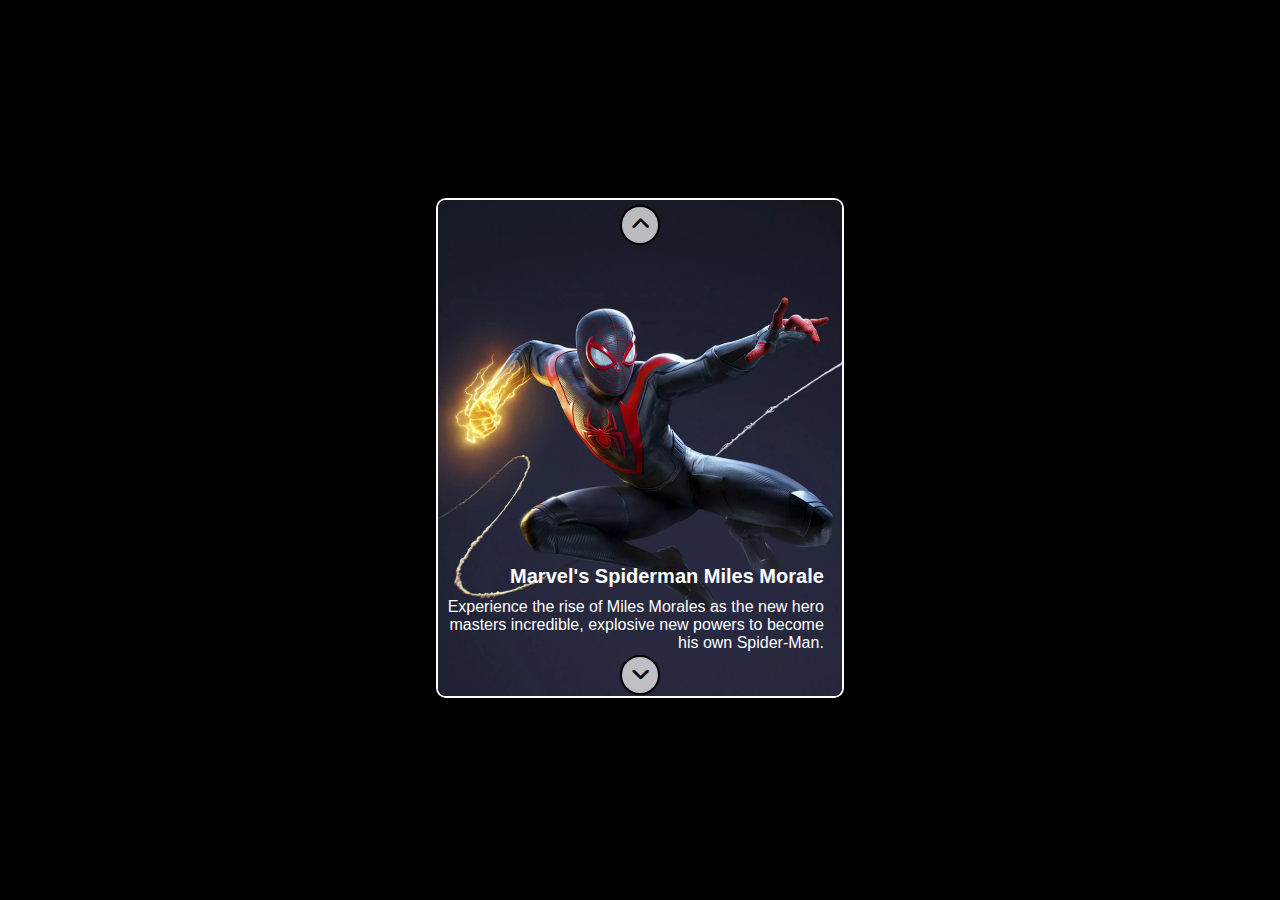
<file: index.html>
<!DOCTYPE html>
<html lang="it">
<head>
    <meta charset="UTF-8">
    <meta http-equiv="X-UA-Compatible" content="IE=edge">
    <meta name="viewport" content="width=device-width, initial-scale=1.0">

    <!-- Font-Awesome Icons -->
    <link rel="stylesheet" href="https://cdnjs.cloudflare.com/ajax/libs/font-awesome/6.2.0/css/all.min.css">

    <!-- Link style.css -->
    <link rel="stylesheet" href="css/style.css">
    <title>Carousel</title>
</head>
<body>
    
    <!-- Container generale -->
    <div class="container">

        <!-- Container slide -->
        <div class="item">
            <!-- Bottone freccia su -->
            <button class="circle up">
                <i class="fa-sharp fa-solid fa-angle-up"></i>
            </button>
            <div id="card">
                <div class="text-img">
                    <div id="title">
                        AAAAAAAAA
                    </div>
    
                    <div id="text">
                        aaassssssss
                    </div>
                </div>         
            </div>
            <!-- Bottone freccia giù -->
            <button class="circle down">
                <i class="fa-sharp fa-solid fa-angle-down"></i>
            </button>
        </div>
    </div>

    <!-- main.js Script -->
    <script src="js/main.js"></script>

</body>
</html>
</file>
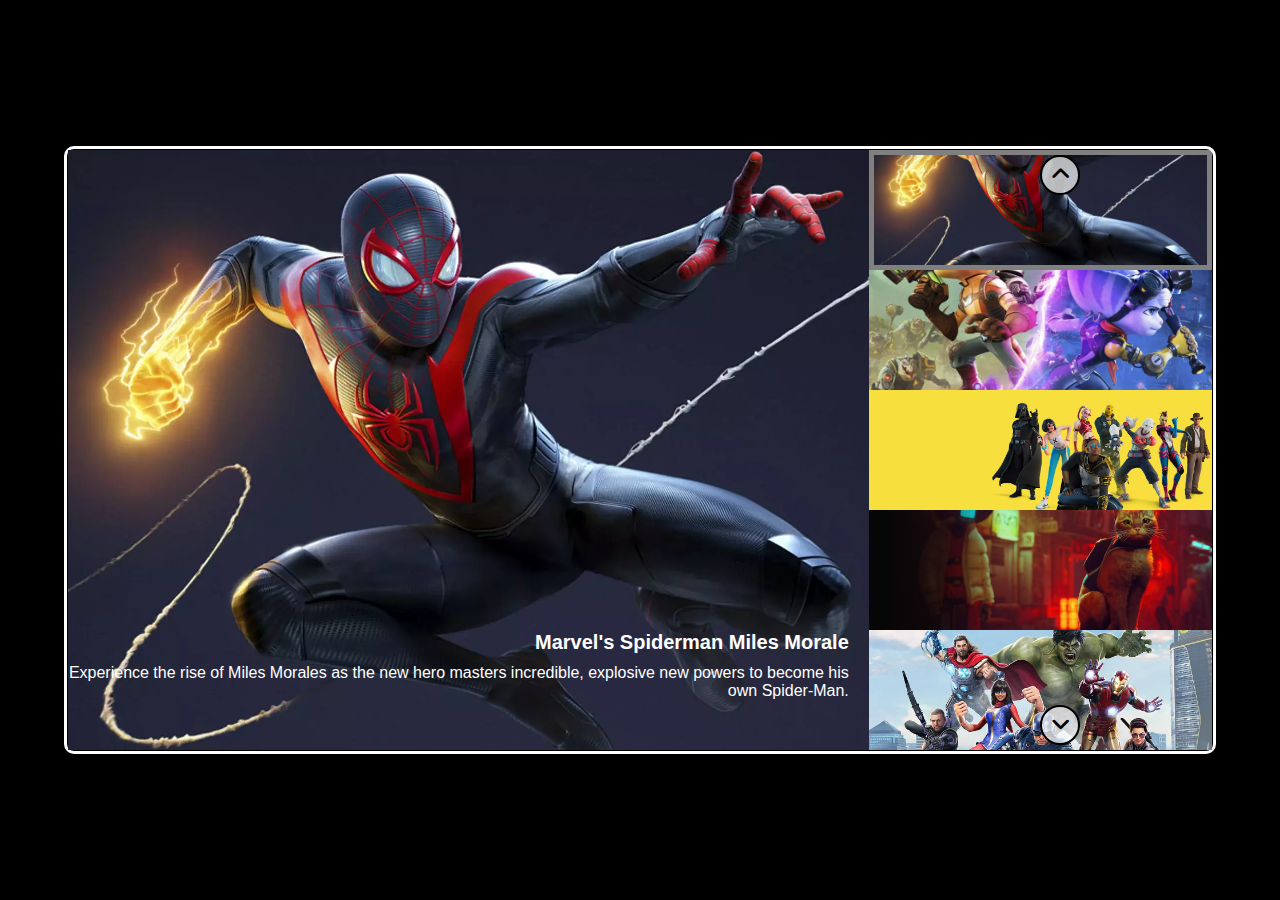
<file: bonus/index.html>
<!DOCTYPE html>
<html lang="it">
<head>
    <meta charset="UTF-8">
    <meta http-equiv="X-UA-Compatible" content="IE=edge">
    <meta name="viewport" content="width=device-width, initial-scale=1.0">

    <!-- Font-Awesome Icons -->
    <link rel="stylesheet" href="https://cdnjs.cloudflare.com/ajax/libs/font-awesome/6.2.0/css/all.min.css">

    <!-- Link style.css -->
    <link rel="stylesheet" href="css/style.css">
    <title>Carousel</title>
</head>
<body>
    
    <!-- Container generale -->
    <div class="container">

        <!-- Container slide -->
        <div class="item">
            

            <!-- Card Foto -->
            <div id="card">
                <div class="button-card">

                    <button id="reverse">
                        <i class="fa-solid fa-backward"></i>
                    </button>

                    <button id="startStop">
                        <i class="fa-solid fa-stop"></i>
                    </button>

                </div>
                
                <div class="text-img">
                    <!-- Titolo Immagine -->
                    <div id="title"></div>


                    <!-- Testo Immagine -->
                    <div id="text"></div>
                </div>             
            </div>

            <div id="preview">
                <!-- Bottone freccia su -->
                <button class="circle up">
                    <i class="fa-sharp fa-solid fa-angle-up"></i>
                </button>
                
                            <!-- Bottone freccia giù -->
                <button class="circle down">
                    <i class="fa-sharp fa-solid fa-angle-down"></i>
                </button>
            </div>


        </div>
    </div>

    <!-- main.js Script -->
    <script src="js/main.js"></script>

</body>
</html>
</file>
<file: css/style.css>
/* General Rules */
*{
    box-sizing: border-box;
    padding: 0;
    margin: 0;
}

body{
    background-color: black;
    font-family: Arial, Helvetica, sans-serif;
}

/* Main Rules */
.container{
    width: 100%;
    height: 100vh;
    display: flex;
    justify-content: center;
    align-items: center;
}

.item{
    text-align: center;
    width: 50%;
    height: 500px;
    display: flex;
    justify-content: center;
    align-items: center;
    position: relative;
}

.circle{
    position: absolute;
    text-align: center;
    background-color: rgba(255, 255, 255, 0.7);
    border: 2px solid black;
    width: 40px;
    height: 40px;
    border-radius: 50%;
    cursor: pointer;
    font-size: 22px;
    z-index: 500;
}

    .circle:hover{
        border: 3px solid black;
        background-color: rgba(255, 255, 255, 1);
    }

    .circle.up{
        top: 5px;
    }

    .circle.down{
        bottom: 5px;
    }

.img-carousel{
    max-height: 500px;
    border: 2px solid white;
    border-radius: 10px;
    display: none;
}

/* Mostrare slide */
.active{
    display: inline-block;
}

#card{
    position: relative;
    color: white;
}

.text-img{
    position: absolute;
    bottom: 50px;
    right: 20px;
    text-align: right;
}

#title{
   font-weight: bold; 
   font-size: 20px;
}

#text{
    margin-top: 10px;
}
</file>
<file: bonus/css/style.css>
/* General Rules */
*{
    box-sizing: border-box;
    padding: 0;
    margin: 0;
}

body{
    background-color: black;
    font-family: Arial, Helvetica, sans-serif;
}

/* Main Rules */
.container{
    width: 100%;
    height: 100vh;
    display: flex;
    justify-content: center;
    align-items: center;
}

.item{
    text-align: center;
    width: 90%;
    display: flex;
    justify-content: center;
    align-items: center;
    position: relative;
    border: 3px solid white;
    border-radius: 10px;
    padding: 1px;
}

.circle{
    position: absolute;
    text-align: center;
    background-color: rgba(255, 255, 255, 0.7);
    border: 2px solid black;
    width: 40px;
    height: 40px;
    border-radius: 50%;
    cursor: pointer;
    font-size: 22px;
    z-index: 500;
}

    .circle:hover{
        border: 3px solid black;
        background-color: rgba(255, 255, 255, 1);
    }

    .circle.up{
        top: 5px;
    }

    .circle.down{
        bottom: 5px;
    }

.img-carousel{
    width: 100%;
    height: 100%;
    display: none;
}

.active{
    display: inline-block;
}

#card{
    position: relative;
    color: white;
    height: 600px;
    width: 70%;
}

    #card:hover .button-card{
        display: inline-block;
    }

#card img {
    object-fit: cover;
}

.text-img{
    position: absolute;
    bottom: 50px;
    right: 20px;
    text-align: right;
}

#title{
   font-weight: bold; 
   font-size: 20px;
}

#text{
    margin-top: 10px;
}

#preview{
    position: relative;
    height: 600px;
    width: 30%;
}

.container-img{
    height: calc(100% / 5);
}

.container-img img{
    object-fit: cover;

}

.img-preview{
    height: 100%;
    width: 100%;
}

.block-active{
    border: 5px solid rgba(255, 255, 255, 0.5);
}

.button-card{
    position: absolute;
    top: 50%;
    left: 50%;
    transform: translate(-50%, -50%);
    display: none;
}

#startStop, #reverse{
    background-color: rgba(255, 255, 255, 0.5);
    font-size: 50px;
    border: none;
    color: black;
    padding: 0px 12px;
    border-radius: 10px;
    border: 2px solid black;
    cursor: pointer;
}

#startStop:hover, #reverse:hover{
    background-color: gray;

}
</file>
